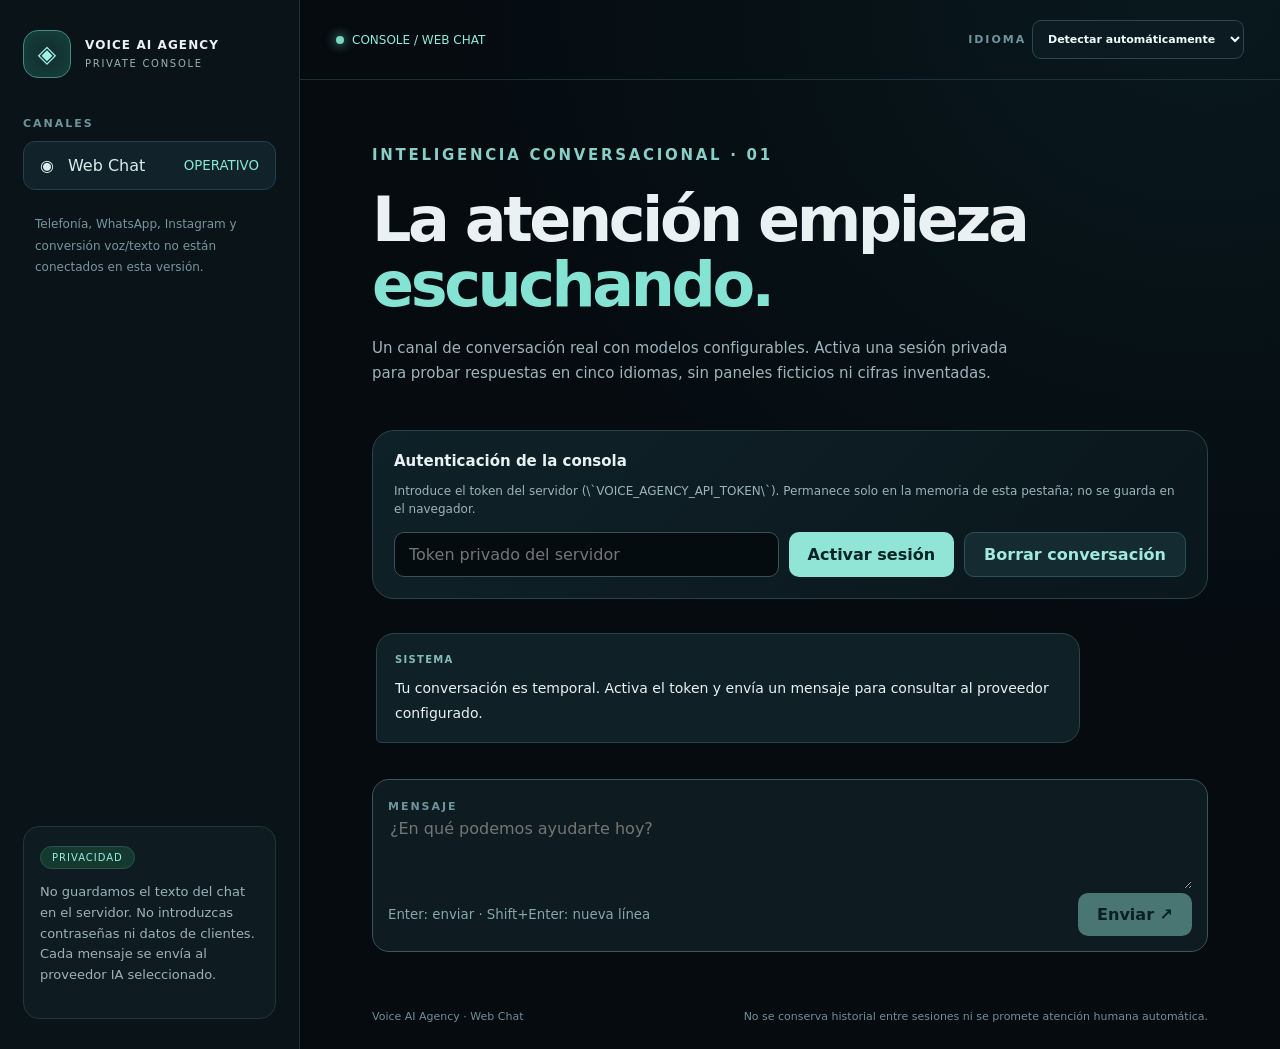
<file: dashboard/index.html>
<!doctype html>
<html lang="es">
<head>
  <meta charset="utf-8">
  <meta name="viewport" content="width=device-width,initial-scale=1">
  <meta name="color-scheme" content="dark">
  <meta name="description" content="Voice AI Agency: consola privada del canal web con IA multilingüe.">
  <title>Voice AI Agency / Console</title>
  <style>
    :root{font-family:Inter,ui-sans-serif,system-ui,-apple-system,sans-serif;color:#e9f1f3;background:#050b0f}
    *{box-sizing:border-box}
    body{margin:0;min-height:100vh;background:radial-gradient(ellipse at 94% 0,rgba(27,94,106,.16),transparent 45%),#050b0f}
    button,input,textarea,select{font:inherit}button{cursor:pointer}
    a{color:inherit}
    :focus-visible{outline:3px solid #8ce6d9;outline-offset:3px}
    .shell{display:grid;grid-template-columns:300px minmax(0,1fr);min-height:100vh}
    aside{background:#0a1318;border-right:1px solid #1e3139;display:flex;flex-direction:column;gap:28px;padding:30px 23px}
    .logo{display:flex;align-items:center;gap:14px;text-decoration:none}.mark{border:1px solid #438984;background:#13302f;color:#a1f0e5;width:48px;height:48px;display:grid;place-items:center;font-size:24px;border-radius:15px;box-shadow:inset 0 0 22px #164743}
    .logo b{letter-spacing:.09em;display:block;font-size:12px}.logo small{font-size:10px;letter-spacing:.17em;color:#95b3b7}
    .kicker{font-size:11px;letter-spacing:.18em;text-transform:uppercase;color:#6e959d;font-weight:700}
    .nav-item{padding:14px 16px;background:#12222a;border:1px solid #22414c;border-radius:12px;display:flex;align-items:center;gap:14px;color:#d9eeeb}
    .nav-item small{margin-left:auto;color:#85ebd4}.info{margin-top:auto;padding:19px 16px;background:#0e1c21;border:1px solid #22343c;border-radius:16px}
    .info p{font-size:13px;line-height:1.6;color:#9db1b9}.chip{color:#98eedb;background:#14392f;border:1px solid #275648;border-radius:99px;padding:5px 11px;display:inline-block;font-size:10px;letter-spacing:.1em}
    main{min-width:0;display:flex;flex-direction:column}
    .topbar{display:flex;justify-content:space-between;align-items:center;gap:20px;border-bottom:1px solid #1c3139;padding:20px 36px}
    .topbar .status{color:#8debd6;display:flex;align-items:center;gap:8px;font-size:12px}.dot{width:8px;height:8px;background:#78d9c1;border-radius:50%;box-shadow:0 0 12px #78d9c1}
    .topbar select{color:#ecffff;background:#0c1a21;border:1px solid #2a474f;padding:11px;border-radius:9px}
    .center{flex:1;width:min(900px,100%);margin:0 auto;display:flex;flex-direction:column;min-height:0;padding:48px 32px 26px}
    .intro .kicker{color:#88cfc8}.intro h1{font-size:clamp(36px,6vw,62px);font-weight:600;letter-spacing:-.055em;line-height:1.06;margin:18px 0}.intro h1 span{color:#85e3d4}.intro p{max-width:650px;color:#9db5bc;line-height:1.7;font-size:15px}
    .card{margin-top:28px;border:1px solid #2a424a;background:linear-gradient(135deg,#0f2128,#0a171c);border-radius:22px;padding:21px}
    .card h2{margin:0;font-size:15px;font-weight:600}.card p{font-size:12px;color:#9bb4ba;line-height:1.5}
    .row{display:flex;gap:10px;flex-wrap:wrap;margin-top:14px}.row input{background:#040c10;color:white;border:1px solid #39515a;border-radius:10px;padding:12px 14px;flex:1;min-width:200px}
    .button{border:0;background:#91e5d7;color:#062423;border-radius:10px;padding:12px 19px;font-weight:700}.button:hover{background:white}.button:disabled{opacity:.45;cursor:not-allowed}
    .secondary{background:#152b32;color:#a1eadd;border:1px solid #28515b}.secondary:hover{background:#1f4046}
    .thread{margin-top:30px;display:flex;flex-direction:column;gap:15px;min-height:150px;flex:1;max-height:550px;overflow:auto;padding:4px 4px 24px}
    .message{max-width:85%;padding:17px 18px;line-height:1.75;border:1px solid #29444b;border-radius:18px;font-size:14px;white-space:pre-wrap;overflow-wrap:anywhere}
    .message.user{align-self:flex-end;background:#1b3e3d;border-color:#3f7572;border-bottom-right-radius:5px}
    .message.assistant{align-self:flex-start;background:#102027;border-bottom-left-radius:5px}.message small{display:block;font-weight:700;letter-spacing:.13em;text-transform:uppercase;font-size:10px;color:#84bcb8;margin-bottom:8px}
    .composer{border:1px solid #3b555b;background:#0e1b20;border-radius:17px;padding:15px}.composer textarea{width:100%;resize:vertical;min-height:75px;max-height:220px;color:#eafffd;background:transparent;border:0;outline:none;line-height:1.6}
    .composer-bottom{display:flex;justify-content:space-between;align-items:center;gap:10px}
    .composer-bottom small{color:#86a6ac}.composer button{white-space:nowrap}
    .notice{font-size:12px;color:#c7ab80;min-height:20px;margin:12px 0}
    footer{padding-top:14px;display:flex;justify-content:space-between;gap:12px;flex-wrap:wrap;color:#728d96;font-size:11px}
    @media(max-width:800px){.shell{grid-template-columns:1fr}aside{padding:18px;gap:16px;border-right:0;border-bottom:1px solid #1d3039}.info{display:none}.topbar{padding:15px 20px}.center{padding:28px 20px 20px}.intro h1{font-size:39px}.message{max-width:95%}}
    @media(prefers-reduced-motion:reduce){*,*:before,*:after{scroll-behavior:auto!important;animation:none!important;transition:none!important}}
  </style>
</head>
<body>
  <div class="shell">
    <aside aria-label="Panel lateral">
      <a href="/" class="logo"><span class="mark" aria-hidden="true">◈</span><span><b>VOICE AI AGENCY</b><small>PRIVATE CONSOLE</small></span></a>
      <div>
        <p class="kicker">CANALES</p>
        <div class="nav-item"><span aria-hidden="true">◉</span> Web Chat <small>OPERATIVO</small></div>
        <p style="font-size:12px;line-height:1.8;color:#76969e;padding:12px">Telefonía, WhatsApp, Instagram y conversión voz/texto no están conectados en esta versión.</p>
      </div>
      <div class="info"><span class="chip">PRIVACIDAD</span><p>No guardamos el texto del chat en el servidor. No introduzcas contraseñas ni datos de clientes. Cada mensaje se envía al proveedor IA seleccionado.</p></div>
    </aside>
    <main>
      <div class="topbar"><div class="status"><span class="dot" aria-hidden="true"></span><span>CONSOLE / WEB CHAT</span></div><label for="lang" class="kicker">IDIOMA
        <select id="lang" aria-label="Idioma"><option value="auto">Detectar automáticamente</option><option value="es">Español</option><option value="en">English</option><option value="pt-BR">Português (Brasil)</option><option value="pt-PT">Português (Portugal)</option><option value="ca">Català</option></select>
      </label></div>
      <div class="center">
        <section class="intro">
          <p class="kicker">INTELIGENCIA CONVERSACIONAL · 01</p>
          <h1>La atención empieza <span>escuchando.</span></h1>
          <p>Un canal de conversación real con modelos configurables. Activa una sesión privada para probar respuestas en cinco idiomas, sin paneles ficticios ni cifras inventadas.</p>
        </section>
        <section class="card" aria-labelledby="session-label">
          <h2 id="session-label">Autenticación de la consola</h2>
          <p>Introduce el token del servidor (\`VOICE_AGENCY_API_TOKEN\`). Permanece solo en la memoria de esta pestaña; no se guarda en el navegador.</p>
          <div class="row"><input id="token" type="password" autocomplete="off" spellcheck="false" aria-label="Token del servidor" placeholder="Token privado del servidor"><button class="button" id="activate">Activar sesión</button><button class="button secondary" id="clear" type="button">Borrar conversación</button></div>
        </section>
        <div id="thread" role="log" aria-label="Conversación" aria-live="polite" aria-relevant="additions" class="thread"><div class="message assistant"><small>Sistema</small>Tu conversación es temporal. Activa el token y envía un mensaje para consultar al proveedor configurado.</div></div>
        <form id="composer" class="composer">
          <label for="input" class="kicker">MENSAJE</label>
          <textarea id="input" name="message" maxlength="4000" placeholder="¿En qué podemos ayudarte hoy?" required></textarea>
          <div class="composer-bottom"><small>Enter: enviar · Shift+Enter: nueva línea</small><button class="button" id="send" type="submit" disabled>Enviar ↗</button></div>
        </form>
        <p class="notice" id="notice" role="status" aria-live="polite"></p>
        <footer><span>Voice AI Agency · Web Chat</span><span>No se conserva historial entre sesiones ni se promete atención humana automática.</span></footer>
      </div>
    </main>
  </div>
  <script>
    (() => {
      "use strict";
      const $ = (id) => document.getElementById(id);
      const thread = $("thread"), notice = $("notice"), button = $("send"), input = $("input");
      let token = "", messages = [], pending = false;
      let activeRequest = null, sessionVersion = 0;
      const cancelPending = () => {
        sessionVersion += 1;
        if (activeRequest) activeRequest.abort();
        activeRequest = null;
        pending = false;
      };
      const append = (role, content) => {
        const el = document.createElement("div");
        el.className = "message " + role;
        const label = document.createElement("small");
        label.textContent = role === "user" ? "Tú" : "Asistente";
        el.append(label, document.createTextNode(content)); // No HTML from the provider
        thread.appendChild(el);
        thread.scrollTop = thread.scrollHeight;
      };
      $("activate").addEventListener("click", () => {
        cancelPending();
        token = $("token").value.trim();
        $("token").value = "";
        button.disabled = !token;
        notice.textContent = token ? "Sesión activada en esta pestaña." : "Introduce un token para continuar.";
        input.focus();
      });
      $("clear").addEventListener("click", () => {
        cancelPending();
        button.disabled = !token;
        messages = [];
        thread.replaceChildren();
        append("assistant", "Conversación borrada de esta pestaña.");
        notice.textContent = "Historial local borrado.";
      });
      const send = async () => {
        const content = input.value.trim();
        if (!content || !token || pending) return;
        const outgoing = [...messages.slice(-10), { role: "user", content }];
        input.value = "";
        pending = true; button.disabled = true; notice.textContent = "Consultando al proveedor...";
        const version = sessionVersion;
        const controller = new AbortController();
        activeRequest = controller;
        append("user", content);
        try {
          const res = await fetch("/api/chat", {
            method: "POST",
            signal: controller.signal,
            cache: "no-store",
            headers: { "Content-Type": "application/json", "Authorization": "Bearer " + token },
            body: JSON.stringify({ messages: outgoing, language: $("lang").value === "auto" ? null : $("lang").value }),
          });
          if (!res.ok) throw new Error(res.status === 401 ? "Token incorrecto." : res.status === 429 ? "Límite de peticiones alcanzado." : "Servicio no disponible (" + res.status + ").");
          const data = await res.json();
          if (version !== sessionVersion || controller.signal.aborted) return;
          messages = [...outgoing, { role: "assistant", content: data.reply }];
          append("assistant", data.reply);
          notice.textContent = "Respuesta recibida · " + data.provider + " / " + data.language;
        } catch (error) {
          if (version !== sessionVersion || controller.signal.aborted) return;
          // Keep failed user input so it may be retried after correcting settings.
          input.value = content;
          notice.textContent = error instanceof Error ? error.message : "Error de comunicación.";
        } finally {
          if (version === sessionVersion) {
            activeRequest = null;
            pending = false; button.disabled = !token;
            input.focus();
          }
        }
      };
      $("composer").addEventListener("submit", (event) => { event.preventDefault(); void send(); });
      input.addEventListener("keydown", (event) => { if (event.key === "Enter" && !event.shiftKey) { event.preventDefault(); void send(); } });
    })();
  </script>
</body>
</html>
</file>
